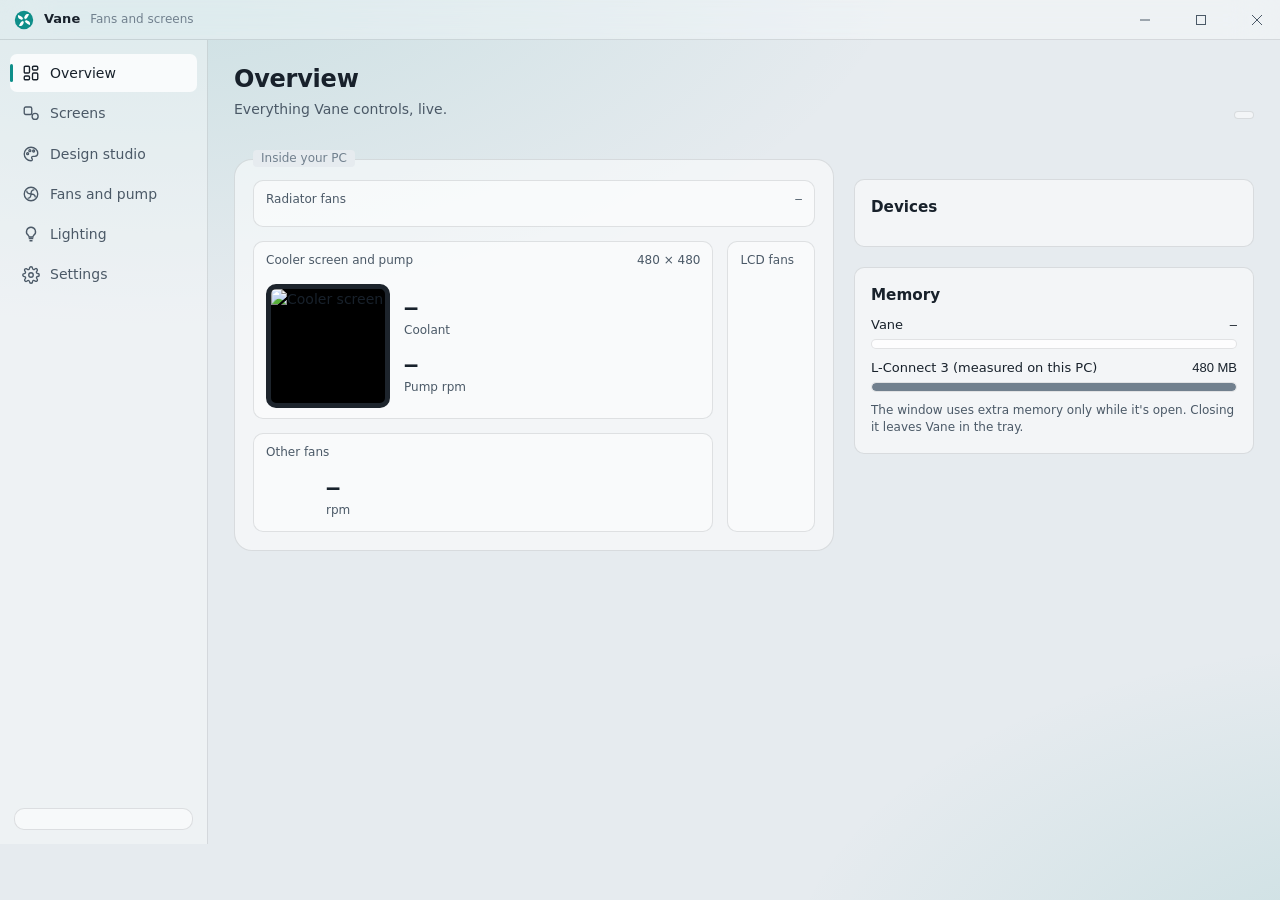
<file: ui/index.html>
<!doctype html>
<html lang="en">
<head>
<meta charset="utf-8">
<meta name="viewport" content="width=device-width, initial-scale=1">
<title>Vane</title>
<link rel="stylesheet" href="app.css">
<script>
  // apply the saved app theme before first paint so the window never flashes the wrong colours
  try { const t = localStorage.getItem("vane.theme"); if (t && t !== "system") document.documentElement.dataset.theme = t; } catch (e) {}
</script>
</head>
<body>
<canvas id="rain" aria-hidden="true"></canvas>

<header class="titlebar" data-tauri-drag-region>
  <svg class="logo" viewBox="0 0 24 24" aria-hidden="true" data-tauri-drag-region>
    <circle cx="12" cy="12" r="11" fill="var(--accent)"/>
    <g fill="var(--on-accent)">
      <path d="M12 12 C12 6 15 4 18 5 C17 8 15 11 12 12Z"/>
      <path d="M12 12 C18 12 20 15 19 18 C16 17 13 15 12 12Z"/>
      <path d="M12 12 C12 18 9 20 6 19 C7 16 9 13 12 12Z"/>
      <path d="M12 12 C6 12 4 9 5 6 C8 7 11 9 12 12Z"/>
    </g>
    <circle cx="12" cy="12" r="2.2" fill="var(--accent)"/>
  </svg>
  <span class="name" data-tauri-drag-region>Vane</span>
  <span class="sub" data-tauri-drag-region>Fans and screens</span>
  <span class="spacer" data-tauri-drag-region></span>
  <button class="winbtn" id="w-min" aria-label="Minimise"><svg width="10" height="10" viewBox="0 0 10 10"><path d="M0 5h10" stroke="currentColor"/></svg></button>
  <button class="winbtn" id="w-max" aria-label="Maximise"><svg width="10" height="10" viewBox="0 0 10 10"><rect x=".5" y=".5" width="9" height="9" fill="none" stroke="currentColor"/></svg></button>
  <button class="winbtn close" id="w-close" aria-label="Close"><svg width="10" height="10" viewBox="0 0 10 10"><path d="M0 0l10 10M10 0L0 10" stroke="currentColor"/></svg></button>
</header>

<div class="body">
  <nav class="side" aria-label="Sections">
    <button class="navbtn" data-page="overview" aria-current="page"><svg viewBox="0 0 24 24" fill="none" stroke="currentColor" stroke-width="1.8"><rect x="3" y="3" width="7" height="9" rx="1.5"/><rect x="14" y="3" width="7" height="5" rx="1.5"/><rect x="14" y="12" width="7" height="9" rx="1.5"/><rect x="3" y="16" width="7" height="5" rx="1.5"/></svg>Overview</button>
    <button class="navbtn" data-page="screens"><svg viewBox="0 0 24 24" fill="none" stroke="currentColor" stroke-width="1.8"><rect x="3" y="4" width="10" height="10" rx="2"/><circle cx="17.5" cy="16.5" r="4"/></svg>Screens</button>
    <button class="navbtn" data-page="studio"><svg viewBox="0 0 24 24" fill="none" stroke="currentColor" stroke-width="1.8"><path d="M12 3a9 9 0 1 0 0 18c1.1 0 1.8-.8 1.8-1.7 0-.5-.2-.9-.5-1.2-.3-.3-.5-.7-.5-1.2 0-1 .8-1.8 1.8-1.8H17a4 4 0 0 0 4-4c0-4.4-4-8.1-9-8.1z"/><circle cx="7.5" cy="11.5" r="1.3"/><circle cx="10.5" cy="7.5" r="1.3"/><circle cx="15.5" cy="8" r="1.3"/></svg>Design studio</button>
    <button class="navbtn" data-page="fans"><svg viewBox="0 0 24 24" fill="none" stroke="currentColor" stroke-width="1.8"><circle cx="12" cy="12" r="9"/><path d="M12 12c0-4 2-6 4.5-5.5M12 12c4 0 6 2 5.5 4.5M12 12c0 4-2 6-4.5 5.5M12 12c-4 0-6-2-5.5-4.5"/></svg>Fans and pump</button>
    <button class="navbtn" data-page="lighting"><svg viewBox="0 0 24 24" fill="none" stroke="currentColor" stroke-width="1.8"><path d="M9 18h6M10 21h4"/><path d="M12 3a6 6 0 0 0-3.5 10.9c.6.5 1 1.2 1 2.1h5c0-.9.4-1.6 1-2.1A6 6 0 0 0 12 3z"/></svg>Lighting</button>
    <button class="navbtn" data-page="settings"><svg viewBox="0 0 24 24" fill="none" stroke="currentColor" stroke-width="1.8"><circle cx="12" cy="12" r="3"/><path d="M19.4 15a1.7 1.7 0 0 0 .3 1.8l.1.1a2 2 0 1 1-2.8 2.8l-.1-.1a1.7 1.7 0 0 0-1.8-.3 1.7 1.7 0 0 0-1 1.5V21a2 2 0 1 1-4 0v-.1a1.7 1.7 0 0 0-1.1-1.5 1.7 1.7 0 0 0-1.8.3l-.1.1a2 2 0 1 1-2.8-2.8l.1-.1a1.7 1.7 0 0 0 .3-1.8 1.7 1.7 0 0 0-1.5-1H3a2 2 0 1 1 0-4h.1a1.7 1.7 0 0 0 1.5-1.1 1.7 1.7 0 0 0-.3-1.8l-.1-.1a2 2 0 1 1 2.8-2.8l.1.1a1.7 1.7 0 0 0 1.8.3H9a1.7 1.7 0 0 0 1-1.5V3a2 2 0 1 1 4 0v.1a1.7 1.7 0 0 0 1 1.5 1.7 1.7 0 0 0 1.8-.3l.1-.1a2 2 0 1 1 2.8 2.8l-.1.1a1.7 1.7 0 0 0-.3 1.8V9a1.7 1.7 0 0 0 1.5 1H21a2 2 0 1 1 0 4h-.1a1.7 1.7 0 0 0-1.5 1z"/></svg>Settings</button>
    <div class="grow"></div>
    <div class="side-status" id="side-status"></div>
  </nav>

  <main id="main">
    <!-- OVERVIEW -->
    <section class="page on" id="p-overview">
      <div class="page-head">
        <div><h2>Overview</h2><p>Everything Vane controls, live.</p></div>
        <span class="chip" id="ov-chip"></span>
      </div>
      <div id="ov-banner"></div>
      <div class="ov-grid">
        <div class="case">
          <span class="case-label">Inside your PC</span>
          <button class="part rad" data-go="fans" data-kind="aio">
            <span class="lbl"><span>Radiator fans</span><span class="num" id="ov-rad-avg">–</span></span>
            <div class="fans" id="ov-rad"></div>
          </button>
          <button class="part pump" data-go="screens" data-screen="cooler">
            <span class="lbl"><span>Cooler screen and pump</span><span>480 × 480</span></span>
            <img class="lcd sq" id="ov-img-cooler" alt="Cooler screen">
            <div style="display:grid;gap:12px">
              <div class="readout"><b id="ov-coolant">–</b><span>Coolant</span></div>
              <div class="readout"><b id="ov-pump">–</b><span>Pump rpm</span></div>
            </div>
          </button>
          <button class="part front" data-go="screens" data-screen="fan">
            <span class="lbl"><span>LCD fans</span><span class="num" id="ov-lcd-avg"></span></span>
            <div class="stack" id="ov-fanscreens"></div>
          </button>
          <button class="part inf" data-go="fans" data-kind="inf" id="ov-inf">
            <span class="lbl"><span id="ov-inf-name">Other fans</span></span>
            <svg class="fanicon" viewBox="0 0 64 64" style="max-width:48px"></svg>
            <div class="readout"><b id="ov-inf-rpm">–</b><span>rpm</span></div>
          </button>
        </div>
        <div style="display:grid;gap:20px">
          <div class="stats" id="ov-stats"></div>
          <div class="box">
            <h3>Devices</h3>
            <div class="devlist" id="ov-devices"></div>
          </div>
          <div class="box memory">
            <h3 style="margin:0">Memory</h3>
            <div class="memrow"><div><span>Vane</span><span class="num" id="mem-vane">–</span></div><div class="bar goal"><i id="mem-vane-bar" style="width:0"></i></div></div>
            <div class="memrow"><div><span>L-Connect 3 (measured on this PC)</span><span class="num">480 MB</span></div><div class="bar"><i style="width:100%"></i></div></div>
            <span class="small muted">The window uses extra memory only while it's open. Closing it leaves Vane in the tray.</span>
          </div>
        </div>
      </div>
    </section>

    <!-- SCREENS -->
    <section class="page" id="p-screens">
      <div class="page-head">
        <div><h2>Screens</h2><p>Pick a screen, choose a design, then move things around if you like.</p></div>
        <div class="actions"><button class="btn" id="scr-identify">Identify screens</button></div>
      </div>
      <div class="pick" id="scr-pick"></div>
      <div class="scr-grid">
        <div class="side">
        <div class="box stage">
          <div class="stage-wrap" id="scr-wrap">
            <img id="scr-stage" class="sq" alt="Live screen">
            <div class="overlay" id="scr-overlay" hidden></div>
          </div>
          <div class="cap" id="scr-cap"></div>
          <div class="row">
            <div class="setrow" style="gap:8px"><button class="switch" role="switch" id="scr-enabled" aria-label="Screen on"></button><span class="small">Screen on</span></div>
          </div>
        </div>
          <div class="box">
            <h3>Look</h3>
            <div style="display:grid;gap:14px">
              <div class="field"><span>Accent colour</span><div class="swatches" id="scr-accent"></div></div>
              <div class="row3">
                <label class="field"><span>Text colour</span><input type="color" id="scr-text"></label>
                <label class="field" id="scr-solid-f"><span>Background colour</span><input type="color" id="scr-solid"></label>
                <div class="field"><span>Clock</span><div class="seg" id="scr-clock"><button data-v="24">24 h</button><button data-v="12">12 h</button></div></div>
              </div>
              <div class="row2">
                <label class="field"><span>Animation speed <b id="scr-speed-v"></b></span><input type="range" id="scr-speed" min="0" max="3" step="0.1"></label>
                <label class="field"><span>Dim background <b id="scr-dim-v"></b></span><input type="range" id="scr-dim" min="0" max="0.8" step="0.05"></label>
              </div>
              <div class="row2">
                <label class="field"><span>Blur background <b id="scr-blur-v"></b></span><input type="range" id="scr-blur" min="0" max="1" step="0.05"></label>
                <div></div>
              </div>
              <div id="scr-face-opts" style="display:grid;gap:14px">
                <div class="row2">
                  <label class="field"><span>Number size <b id="scr-num-v"></b></span><input type="range" id="scr-num" min="0.6" max="1.6" step="0.05"></label>
                  <label class="field"><span>Label size <b id="scr-lbl-v"></b></span><input type="range" id="scr-lbl" min="0.6" max="1.8" step="0.05"></label>
                </div>
                <div class="field"><span>Design colour</span><div class="swatches"><input type="color" id="scr-fcol" aria-label="Design colour"><button class="btn small" id="scr-fcol-reset">Use the design's own</button></div></div>
              </div>
              <div class="field"><span>Behind the numbers</span><div class="seg" id="scr-behind"><button data-v="outline">Dark outline</button><button data-v="plate">Glass plate</button><button data-v="none">Nothing</button></div></div>
            </div>
          </div>
          <div class="box">
            <h3>Screen</h3>
            <div style="display:grid;gap:14px">
              <div class="row2">
                <label class="field"><span>Brightness <b id="scr-bright-v"></b></span><input type="range" id="scr-bright" min="5" max="100" step="5"></label>
                <label class="field"><span>Frames per second</span><select id="scr-fps"><option value="10">10</option><option value="15">15</option><option value="20">20</option><option value="25">25</option><option value="30">30</option></select></label>
              </div>
              <label class="field" id="scr-corner-f"><span>Rounded corners <b id="scr-corner-v"></b></span><input type="range" id="scr-corner" min="0" max="0.5" step="0.01"></label>
              <div class="field"><span>Colour</span><div class="seg" id="scr-grade"><button data-v="natural">As drawn</button><button data-v="vivid">Vivid</button><button data-v="punchy">Extra vivid</button></div></div>
              <div class="row3">
                <label class="field"><span>Contrast <b id="scr-contrast-v"></b></span><input type="range" id="scr-contrast" min="0.7" max="1.6" step="0.02"></label>
                <label class="field"><span>Saturation <b id="scr-sat-v"></b></span><input type="range" id="scr-sat" min="0" max="2" step="0.05"></label>
                <label class="field"><span>Depth <b id="scr-gamma-v"></b></span><input type="range" id="scr-gamma" min="0.7" max="1.6" step="0.05"></label>
              </div>
              <label class="field"><span>Deeper blacks <b id="scr-black-v"></b></span><input type="range" id="scr-black" min="0" max="0.3" step="0.01"></label>
              <p class="small muted" style="margin:-6px 0 0">The fan screens have one backlight behind the whole panel, so black still glows a little. Deeper blacks turns dark greys into pure black, and a lower brightness makes black darker.</p>
              <div class="field"><span>Rotation</span><div class="seg" id="scr-rot"><button data-v="0">0°</button><button data-v="90">90°</button><button data-v="180">180°</button><button data-v="270">270°</button></div></div>
              <div class="setrow" id="scr-link-row"><div class="t"><b>Same look on all LCD fans</b><span>Design, background, look, colour, brightness and rotation go to all three. Each fan keeps its own layout and readings.</span></div><button class="switch" role="switch" id="scr-link"></button></div>
            </div>
          </div>
          <div class="box">
            <h3>Warnings <span class="muted">On every screen and design</span></h3>
            <div style="display:grid;gap:14px">
              <p class="small muted" style="margin:0">At the medium step a number turns yellow and pulses. At the high step it flashes red. FPS warns when it drops; the others warn when they climb.</p>
              <div id="alert-rules" style="display:grid;gap:12px"></div>
              <div class="field"><span>What flashes</span><div class="seg" id="alert-style"><button data-v="text">Only the number</button><button data-v="screen">The whole screen</button></div></div>
              <div class="setrow"><div class="t"><b>Green while fine</b><span>Shows these readings in green until they reach the medium step.</span></div><button class="switch" role="switch" id="alert-green"></button></div>
            </div>
          </div>
        </div>
        <div class="opts">
          <div class="box">
            <h3>Designs <span class="muted">Shown with your live readings</span></h3>
            <div class="designs" id="scr-designs"></div>
            <div class="inline-name" style="margin-top:12px"><input type="text" id="scr-theme-name" placeholder="Name for this design" maxlength="32"><button class="btn" id="scr-save-theme">Save as my design</button></div>
            <div class="addrow" style="margin-top:10px"><button class="btn small" id="scr-open-studio">Edit this design in Design studio</button></div>
          </div>
          <div class="box">
            <div class="box-head"><h3>Layout</h3><button class="btn small" id="scr-edit-layout">Edit layout</button></div>
            <div id="scr-layout-box"></div>
          </div>
          <div class="box">
            <h3>Background</h3>
            <div class="bgs" id="scr-bgs"></div>
            <div id="scr-lianli"></div>
          </div>
        </div>
      </div>
    </section>

    <!-- DESIGN STUDIO -->
    <section class="page" id="p-studio">
      <div class="page-head">
        <div><h2>Design studio</h2><p>Start from any design or a blank screen, add gauges and readings, then save it, use it or share it as a zip.</p></div>
        <div class="actions"><button class="btn" id="st-import">Import design (.zip)</button></div>
      </div>
      <div class="scr-grid">
        <div class="side">
          <div class="box stage st-stage">
            <div class="seg" id="st-shape"><button data-v="sq">Cooler (square)</button><button data-v="rd">LCD fan (round)</button></div>
            <div class="stage-wrap" id="st-wrap">
              <img id="st-stage" class="sq" alt="Preview of the design">
              <div class="overlay" id="st-overlay"></div>
            </div>
            <div class="cap" id="st-cap">Drag the parts to move them. Click one to change it.</div>
          </div>
          <div class="box">
            <h3>Save and use</h3>
            <div style="display:grid;gap:12px">
              <div class="inline-name"><input type="text" id="st-name" placeholder="Name for this design" maxlength="32"><button class="btn primary" id="st-save">Save as my design</button></div>
              <div class="inline-name"><select id="st-target" aria-label="Screen to use it on"></select><button class="btn" id="st-use">Use it now</button></div>
              <div class="addrow"><button class="btn small" id="st-export">Export as zip</button></div>
            </div>
          </div>
          <div class="box">
            <h3>My designs</h3>
            <div id="st-mine" class="witems"></div>
          </div>
        </div>
        <div class="opts">
          <div class="box">
            <h3>Start from <span class="muted">Built-in designs can be changed here and saved as your own</span></h3>
            <div class="designs" id="st-from"></div>
          </div>
          <div class="box">
            <h3>Base</h3>
            <div id="st-base" style="display:grid;gap:14px"></div>
          </div>
          <div class="box" id="st-read-box">
            <h3>Readings <span class="muted">What the design itself shows</span></h3>
            <div id="st-read" class="slots"></div>
          </div>
          <div class="box" id="st-pieces-box">
            <div class="box-head"><h3>Design pieces <span class="muted">Drag them on the preview, resize or hide them</span></h3><button class="btn small" id="st-pieces-reset">Put all back</button></div>
            <div id="st-pieces" class="pieces"></div>
          </div>
          <div class="box">
            <h3>Parts <span class="muted">Gauges, numbers and text on top</span></h3>
            <div id="st-parts"></div>
          </div>
        </div>
      </div>
    </section>

    <!-- FANS -->
    <section class="page" id="p-fans">
      <div class="page-head">
        <div><h2>Fans and pump</h2><p>Each wireless group follows a temperature, or runs at a fixed speed.</p></div>
      </div>
      <div id="fan-banner"></div>
      <div class="fan-grid">
        <div class="groups" id="fan-groups"></div>
        <div class="box" id="fan-editor"></div>
      </div>
    </section>

    <!-- LIGHTING -->
    <section class="page" id="p-lighting">
      <div class="page-head">
        <div><h2>Lighting</h2><p>Effects for the wireless fans and pump, and through OpenRGB for the motherboard, memory and graphics card.</p></div>
        <div class="actions"><button class="btn" id="lt-all">Use on every group</button></div>
      </div>
      <div id="lt-banner"></div>
      <div class="fan-grid">
        <div style="display:grid;gap:16px;align-content:start">
          <div class="groups" id="lt-groups"></div>
          <div class="box">
            <h3>Share the fans with OpenRGB</h3>
            <div class="src" style="margin-bottom:10px"><span class="dot" id="orgb-dot"></span><span id="orgb-state">–</span></div>
            <ol class="steps small muted">
              <li>Open OpenRGB and go to the <b>SDK Client</b> tab.</li>
              <li>Type IP <b>127.0.0.1</b> and port <b id="orgb-port">6743</b>, then click <b>Connect</b>.</li>
              <li>The fans and pump appear as devices. Colours you set there switch that group to <b>OpenRGB</b> here.</li>
            </ol>
            <div class="setrow" style="margin-top:10px"><div class="t"><b>Let OpenRGB control the lights</b><span>Only programs on this PC can connect. Changes apply when Vane next starts.</span></div><button class="switch" role="switch" id="orgb-on"></button></div>
          </div>
        </div>
        <div class="box" id="lt-editor"></div>
      </div>
    </section>

    <!-- SETTINGS -->
    <section class="page" id="p-settings">
      <div class="page-head"><div><h2>Settings</h2><p>How Vane starts, looks and reads your sensors.</p></div></div>
      <div class="set-grid">
        <div style="display:grid;gap:20px">
          <div class="box">
            <h3>App</h3>
            <div class="set-list">
              <div class="set"><div class="t"><b>Theme</b><span>Matrix turns the window green on black.</span></div><div class="seg" id="set-theme"><button data-v="system">System</button><button data-v="light">Light</button><button data-v="dark">Dark</button><button data-v="matrix">Matrix</button></div></div>
              <div class="set"><div class="t"><b>Start with Windows</b><span>Opens in the tray when you sign in.</span></div><button class="switch" role="switch" id="set-auto"></button></div>
              <div class="set"><div class="t"><b>Closing the window keeps Vane in the tray</b><span>Turn off to quit Vane with the close button.</span></div><button class="switch" role="switch" id="set-tray"></button></div>
              <div class="set"><div class="t"><b>Screens on</b><span>Turn every screen off without quitting.</span></div><button class="switch" role="switch" id="set-screens"></button></div>
              <div class="set"><div class="t"><b>Keep MSI Afterburner running</b><span>Starts them again if they were closed. CPU temperature comes from Afterburner.</span></div><button class="switch" role="switch" id="set-ab"></button></div>
            </div>
          </div>
          <div class="box">
            <h3>L-Connect 3</h3>
            <div class="set-list">
              <div class="set"><div class="t"><b id="lc-state">–</b><span id="lc-sub">Only one app can talk to the screens and fans at a time.</span></div><button class="btn" id="lc-btn">–</button></div>
            </div>
          </div>
          <div class="box">
            <h3>About</h3>
            <p class="small muted" style="margin:0" id="about"></p>
          </div>
        </div>
        <div class="box">
          <h3>Sensor sources</h3>
          <div class="srcs" id="set-sources"></div>
          <div class="tip" id="set-tip"></div>
          <details style="margin-top:12px"><summary class="small muted" style="cursor:pointer">Every reading Vane can see</summary><div class="allsensors" id="set-all"></div></details>
        </div>
      </div>
    </section>
  </main>
</div>
<div class="toast" id="toast" role="status"></div>
<script src="app.js"></script>
<script src="studio.js"></script>
</body>
</html>
</file>
<file: ui/app.css>
/* Vane window. One token set per app theme; every surface reads the tokens and stays translucent. */
:root {
  --bg: #e6ebef;
  --bg-wash: rgba(15, 143, 138, 0.14);
  --ink: #18212b;
  --ink-2: #4b5967;
  --ink-3: #71808e;
  --line: rgba(24, 33, 43, 0.12);
  --surface: rgba(255, 255, 255, 0.5);
  --surface-hi: rgba(255, 255, 255, 0.78);
  --chrome: rgba(255, 255, 255, 0.34);
  --menu: rgba(244, 247, 249, 0.92);
  --accent: #0f8f8a;
  --accent-soft: rgba(15, 143, 138, 0.13);
  --on-accent: #ffffff;
  --ok: #24895a;
  --warn: #b8740f;
  --hot: #c63d33;
  --bezel: #1d242c;
  --shadow: 0 18px 50px rgba(30, 45, 60, 0.16);
  --font-ui: "Segoe UI Variable Text", "Segoe UI Variable", "Segoe UI", system-ui, sans-serif;
  --font-num: "Bahnschrift", "Segoe UI", sans-serif;
  --r-box: 10px;
  --r-ctl: 7px;
  color-scheme: light;
}
@media (prefers-color-scheme: dark) {
  :root:not([data-theme="light"]):not([data-theme="matrix"]) {
    --bg: #141a20; --bg-wash: rgba(44, 196, 188, 0.12); --ink: #e5ebf0; --ink-2: #9aa8b5; --ink-3: #6f7d8a;
    --line: rgba(229, 235, 240, 0.1); --surface: rgba(255, 255, 255, 0.045); --surface-hi: rgba(255, 255, 255, 0.085);
    --chrome: rgba(255, 255, 255, 0.025); --menu: rgba(28, 35, 42, 0.94); --accent: #2cc4bc; --accent-soft: rgba(44, 196, 188, 0.14);
    --on-accent: #06211f; --ok: #4cc27f; --warn: #eea53c; --hot: #f06257; --bezel: #070a0d; --shadow: 0 18px 50px rgba(0, 0, 0, 0.45);
    color-scheme: dark;
  }
}
:root[data-theme="dark"] {
  --bg: #141a20; --bg-wash: rgba(44, 196, 188, 0.12); --ink: #e5ebf0; --ink-2: #9aa8b5; --ink-3: #6f7d8a;
  --line: rgba(229, 235, 240, 0.1); --surface: rgba(255, 255, 255, 0.045); --surface-hi: rgba(255, 255, 255, 0.085);
  --chrome: rgba(255, 255, 255, 0.025); --menu: rgba(28, 35, 42, 0.94); --accent: #2cc4bc; --accent-soft: rgba(44, 196, 188, 0.14);
  --on-accent: #06211f; --ok: #4cc27f; --warn: #eea53c; --hot: #f06257; --bezel: #070a0d; --shadow: 0 18px 50px rgba(0, 0, 0, 0.45);
  color-scheme: dark;
}
/* Matrix: green phosphor on black, the same translucent surfaces tinted green */
:root[data-theme="matrix"] {
  --bg: #010603; --bg-wash: rgba(0, 255, 106, 0.07); --ink: #c4ffd8; --ink-2: #6fd796; --ink-3: #3f9460;
  --line: rgba(0, 255, 106, 0.16); --surface: rgba(0, 255, 106, 0.035); --surface-hi: rgba(0, 255, 106, 0.08);
  --chrome: rgba(0, 0, 0, 0.35); --menu: rgba(2, 16, 8, 0.95); --accent: #00ff6a; --accent-soft: rgba(0, 255, 106, 0.12);
  --on-accent: #001a0b; --ok: #00ff6a; --warn: #d8ff4f; --hot: #ff5a4f; --bezel: #000; --shadow: 0 18px 50px rgba(0, 0, 0, 0.6);
  --font-num: "Cascadia Mono", "Consolas", monospace;
  color-scheme: dark;
}

* { box-sizing: border-box; }
html, body { height: 100%; margin: 0; overflow: hidden; }
body {
  background: var(--bg);
  background-image: radial-gradient(1100px 600px at 12% -10%, var(--bg-wash), transparent 70%),
                    radial-gradient(900px 500px at 110% 110%, var(--bg-wash), transparent 70%);
  color: var(--ink);
  font-family: var(--font-ui);
  font-size: 14px;
  line-height: 1.45;
  display: grid;
  grid-template-rows: 40px minmax(0, 1fr);
  user-select: none;
}
#rain { position: fixed; inset: 0; width: 100%; height: 100%; pointer-events: none; opacity: 0; z-index: -1; }
:root[data-theme="matrix"] #rain { opacity: 0.22; }
button, input, select { font: inherit; color: inherit; }
button { cursor: pointer; }
input[type="text"], input[type="number"] { user-select: text; }
:focus-visible { outline: 2px solid var(--accent); outline-offset: 2px; }
.num { font-family: var(--font-num); font-variant-numeric: tabular-nums; }
[hidden] { display: none !important; }

/* Title bar: same chrome as the top of the window so the two read as one band */
.titlebar { display: flex; align-items: center; gap: 10px; padding-left: 14px; border-bottom: 1px solid var(--line); background: var(--chrome); backdrop-filter: blur(24px) saturate(1.2); }
.titlebar .name { font-weight: 600; font-size: 13px; }
.titlebar .sub { color: var(--ink-3); font-size: 12px; }
.titlebar .spacer { flex: 1; align-self: stretch; }
.winbtn { width: 46px; height: 40px; border: 0; background: transparent; display: grid; place-items: center; color: var(--ink-2); }
.winbtn:hover { background: var(--surface-hi); }
.winbtn.close:hover { background: var(--hot); color: #fff; }
.logo { width: 20px; height: 20px; flex: none; }

.body { display: grid; grid-template-columns: 208px minmax(0, 1fr); min-height: 0; }
nav.side { border-right: 1px solid var(--line); padding: 14px 10px; display: flex; flex-direction: column; gap: 2px; background: var(--chrome); }
.navbtn { display: flex; align-items: center; gap: 10px; border: 0; background: transparent; text-align: left; padding: 9px 12px; border-radius: var(--r-ctl); color: var(--ink-2); font-weight: 500; position: relative; }
.navbtn svg { width: 18px; height: 18px; flex: none; }
.navbtn:hover { background: var(--surface); color: var(--ink); }
.navbtn[aria-current="page"] { background: var(--surface-hi); color: var(--ink); }
.navbtn[aria-current="page"]::before { content: ""; position: absolute; left: 0; top: 10px; bottom: 10px; width: 3px; border-radius: 3px; background: var(--accent); }
.side .grow { flex: 1; }
.side-status { margin: 8px 4px 0; padding: 10px 12px; border-radius: var(--r-box); border: 1px solid var(--line); background: var(--surface); font-size: 12px; color: var(--ink-2); display: grid; gap: 4px; }
.dot { display: inline-block; width: 7px; height: 7px; border-radius: 50%; background: var(--ok); margin-right: 6px; vertical-align: 1px; flex: none; }
.dot.warn { background: var(--warn); }
.dot.hot { background: var(--hot); }
.dot.off { background: var(--ink-3); }

main { padding: 22px 26px 30px; min-width: 0; overflow-y: auto; }
.page { display: none; gap: 20px; max-width: 1240px; }
.page.on { display: grid; }
.page-head { display: flex; flex-wrap: wrap; align-items: end; justify-content: space-between; gap: 10px 20px; }
.page-head h2 { margin: 0; font-size: 1.5rem; font-weight: 600; letter-spacing: -0.01em; }
.page-head p { margin: 2px 0 0; color: var(--ink-2); }

.box { border: 1px solid var(--line); background: var(--surface); border-radius: var(--r-box); padding: 16px; min-width: 0; }
.box h3 { margin: 0 0 12px; font-size: 0.95rem; font-weight: 600; }
.box h3 .muted { font-weight: 400; font-size: 12px; margin-left: 6px; }
.muted { color: var(--ink-2); }
.small { font-size: 12px; }
.banner { display: flex; gap: 12px; align-items: center; justify-content: space-between; flex-wrap: wrap; border: 1px solid var(--line); border-left: 3px solid var(--warn); background: var(--surface); border-radius: var(--r-box); padding: 12px 16px; }
.banner.bad { border-left-color: var(--hot); }
.banner p { margin: 0; }

/* Controls */
.btn { border: 1px solid var(--line); background: var(--surface-hi); padding: 7px 14px; border-radius: var(--r-ctl); font-weight: 500; white-space: nowrap; }
.btn:hover { border-color: var(--accent); }
.btn.primary { background: var(--accent); color: var(--on-accent); border-color: transparent; }
.btn.primary:hover { filter: brightness(1.07); }
.btn.small { padding: 4px 10px; font-size: 12px; }
.seg { display: inline-flex; flex-wrap: wrap; gap: 2px; padding: 3px; border-radius: 9px; border: 1px solid var(--line); background: var(--surface); }
.seg button { border: 0; background: transparent; padding: 5px 12px; border-radius: 6px; color: var(--ink-2); font-weight: 500; }
.seg button[aria-pressed="true"] { background: var(--surface-hi); color: var(--ink); box-shadow: 0 1px 2px rgba(0,0,0,.12); }
.field { display: grid; gap: 6px; min-width: 0; }
.field > span { font-size: 12px; color: var(--ink-2); font-weight: 500; display: flex; justify-content: space-between; gap: 8px; }
.field > span b { font-weight: 500; color: var(--ink); font-family: var(--font-num); }
select, input[type="text"], input[type="number"] { border: 1px solid var(--line); background: var(--surface-hi); border-radius: var(--r-ctl); padding: 6px 10px; min-width: 0; width: 100%; }
select option, select optgroup { background: var(--menu); color: var(--ink); }
input[type="range"] { accent-color: var(--accent); width: 100%; }
input[type="color"] { width: 28px; height: 28px; border-radius: 50%; border: 2px solid var(--line); padding: 0; background: none; cursor: pointer; }
input[type="color"]::-webkit-color-swatch-wrapper { padding: 0; }
input[type="color"]::-webkit-color-swatch { border: 0; border-radius: 50%; }
.switch { position: relative; width: 40px; height: 22px; border-radius: 11px; border: 1px solid var(--line); background: var(--surface-hi); flex: none; padding: 0; }
.switch::after { content: ""; position: absolute; top: 3px; left: 3px; width: 14px; height: 14px; border-radius: 50%; background: var(--ink-3); transition: transform .15s, background .15s; }
.switch[aria-checked="true"] { background: var(--accent); border-color: transparent; }
.switch[aria-checked="true"]::after { transform: translateX(18px); background: var(--on-accent); }
.chip { display: inline-flex; align-items: center; gap: 2px; font-size: 12px; font-weight: 500; padding: 3px 9px; border-radius: 999px; border: 1px solid var(--line); background: var(--surface); white-space: nowrap; }
.chip.ok { color: var(--ok); } .chip.warn { color: var(--warn); } .chip.hot { color: var(--hot); }

/* Overview */
.ov-grid { display: grid; grid-template-columns: minmax(0, 1.5fr) minmax(0, 1fr); gap: 20px; align-items: start; }
.case { position: relative; border: 1.5px solid var(--line); border-radius: 18px; padding: 20px 18px 18px; display: grid; gap: 14px; grid-template-columns: minmax(0, 1fr) auto; grid-template-areas: "rad rad" "pump front" "inf front"; background: var(--surface); }
.case-label { position: absolute; top: -10px; left: 18px; padding: 0 8px; background: var(--bg); font-size: 12px; color: var(--ink-3); border-radius: 4px; }
.part { border: 1px solid var(--line); border-radius: var(--r-box); background: var(--surface); padding: 10px 12px; display: grid; gap: 8px; text-align: left; transition: border-color .15s; min-width: 0; }
.part:hover { border-color: var(--accent); }
.part .lbl { font-size: 12px; color: var(--ink-2); font-weight: 500; display: flex; justify-content: space-between; gap: 8px; }
.part .lbl span:last-child { white-space: nowrap; }
.rad { grid-area: rad; }
.rad .fans { display: grid; grid-template-columns: repeat(3, 1fr); gap: 10px; }
.fanicon { aspect-ratio: 1; max-width: 64px; width: 100%; margin: 0 auto; display: block; color: var(--ink-2); }
.fanicon .blades { transform-origin: 50% 50%; animation: spin linear infinite; animation-duration: 0s; }
@keyframes spin { to { transform: rotate(360deg); } }
.fan-rpm { text-align: center; font-size: 13px; }
.pump { grid-area: pump; grid-template-columns: auto minmax(0, 1fr); align-items: center; gap: 14px; }
.pump .lbl { grid-column: 1 / -1; }
.front { grid-area: front; align-content: start; }
.front .stack { display: grid; gap: 10px; justify-items: center; }
.inf { grid-area: inf; grid-template-columns: auto 1fr; align-items: center; gap: 12px; }
.inf .lbl { grid-column: 1 / -1; }
.lcd { display: block; background: #000; border: 5px solid var(--bezel); object-fit: cover; }
.lcd.sq { width: 124px; height: 124px; border-radius: 10px; }
.lcd.rd { width: 92px; height: 92px; border-radius: 50%; }
.lcd.off { opacity: .35; }
.readout { display: grid; gap: 2px; }
.readout b { font-family: var(--font-num); font-weight: 600; font-size: 1.6rem; line-height: 1; font-variant-numeric: tabular-nums; white-space: nowrap; }
.readout span { font-size: 12px; color: var(--ink-2); }

.stats { display: grid; grid-template-columns: repeat(2, minmax(0, 1fr)); gap: 12px; }
.stat { border: 1px solid var(--line); border-radius: var(--r-box); background: var(--surface); padding: 12px 14px; display: grid; gap: 4px; min-width: 0; }
.stat .k { font-size: 12px; color: var(--ink-2); font-weight: 500; }
.stat .v { font-family: var(--font-num); font-size: 1.9rem; font-weight: 600; line-height: 1; font-variant-numeric: tabular-nums; white-space: nowrap; }
.stat .v small { font-size: 0.95rem; color: var(--ink-2); font-weight: 500; margin-left: 3px; }
.stat .v.none { color: var(--ink-3); font-size: 1.3rem; }
.stat svg { width: 100%; height: 26px; display: block; }
.stat svg polyline { fill: none; stroke: var(--accent); stroke-width: 1.6; vector-effect: non-scaling-stroke; }
.heat-warm { color: var(--warn); } .heat-hot { color: var(--hot); }

.devlist { display: grid; }
.dev { display: grid; grid-template-columns: minmax(0, 1fr) auto; gap: 2px 12px; padding: 10px 0; border-top: 1px solid var(--line); align-items: center; }
.dev:first-child { border-top: 0; padding-top: 0; }
.dev .n { font-weight: 500; }
.dev .id { font-size: 12px; color: var(--ink-3); font-variant-numeric: tabular-nums; overflow: hidden; text-overflow: ellipsis; white-space: nowrap; }
.dev .chip { grid-row: 1 / 3; grid-column: 2; }
.memory { display: grid; gap: 10px; }
.bar { height: 10px; border-radius: 5px; background: var(--surface-hi); border: 1px solid var(--line); overflow: hidden; }
.bar i { display: block; height: 100%; background: var(--ink-3); border-radius: 5px; transition: width .4s; }
.bar.goal i { background: var(--accent); }
.memrow { display: grid; gap: 4px; }
.memrow div:first-child { display: flex; justify-content: space-between; font-size: 13px; }

/* Screens */
.scr-grid { display: grid; grid-template-columns: minmax(0, 0.9fr) minmax(0, 1.1fr); gap: 20px; align-items: start; }
.pick { display: flex; flex-wrap: wrap; gap: 8px; }
.pickbtn { display: flex; align-items: center; gap: 10px; border: 1px solid var(--line); background: var(--surface); border-radius: var(--r-box); padding: 8px 12px 8px 8px; text-align: left; }
.pickbtn img { width: 40px; height: 40px; background: #000; border: 2px solid var(--bezel); object-fit: cover; }
.pickbtn.sq img { border-radius: 6px; } .pickbtn.rd img { border-radius: 50%; }
.pickbtn b { display: block; font-weight: 600; font-size: 13px; }
.pickbtn span { font-size: 12px; color: var(--ink-2); }
.pickbtn[aria-pressed="true"] { border-color: var(--accent); background: var(--accent-soft); }
.stage { display: grid; place-items: center; gap: 12px; padding: 22px 16px; }
/* preview, Look and Screen stay in view while the designs and backgrounds scroll past */
.side { display: grid; gap: 16px; position: sticky; top: 0; max-height: calc(100vh - 96px); overflow-y: auto; overscroll-behavior: contain; scrollbar-width: thin; padding-right: 2px; }
/* the preview stays pinned while Look and Screen scroll under it, so changes can be watched */
.side > .stage { position: sticky; top: 0; z-index: 2; backdrop-filter: blur(22px) saturate(1.2); -webkit-backdrop-filter: blur(22px) saturate(1.2); padding: 16px; gap: 8px; }
.side > .stage .stage-wrap, .side > .stage img { width: min(250px, 100%); }
.stage img { width: min(300px, 100%); aspect-ratio: 1; border: 10px solid var(--bezel); background: #000; box-shadow: 0 10px 30px rgba(0,0,0,.25); object-fit: cover; }
.stage img.sq { border-radius: 18px; } .stage img.rd { border-radius: 50%; }
.stage .cap { font-size: 12px; color: var(--ink-3); text-align: center; }
.stage .row { display: flex; gap: 8px; flex-wrap: wrap; justify-content: center; }
.opts { display: grid; gap: 16px; }
.row2 { display: grid; grid-template-columns: repeat(2, minmax(0, 1fr)); gap: 14px; }
.row3 { display: grid; grid-template-columns: repeat(3, minmax(0, 1fr)); gap: 14px; }
.box-head { display: flex; align-items: center; justify-content: space-between; gap: 10px; margin-bottom: 12px; }
.box-head h3 { margin: 0; }
/* Designs and backgrounds: real rendered pictures, round for fan screens */
.designs, .bgs { display: grid; grid-template-columns: repeat(auto-fill, minmax(112px, 1fr)); gap: 10px; }
.bgs { grid-template-columns: repeat(auto-fill, minmax(84px, 1fr)); }
.design, .bg { border: 1px solid var(--line); background: var(--surface); border-radius: var(--r-box); padding: 8px; text-align: center; display: grid; gap: 6px; justify-items: center; position: relative; min-width: 0; }
.design img, .design .ph, .bg img, .bg .ph { width: 100%; aspect-ratio: 1; display: block; background: #000; object-fit: cover; }
.sq .design img, .sq .design .ph, .sq .bg img, .sq .bg .ph { border-radius: 8px; }
.rd .design img, .rd .design .ph, .rd .bg img, .rd .bg .ph { border-radius: 50%; }
.ph { background: linear-gradient(135deg, var(--surface-hi), var(--surface)) !important; }
.ph.pic { display: grid !important; place-items: center; font-style: normal; font-size: 11px; color: var(--ink-2); padding: 8px; overflow: hidden; word-break: break-all; }
.design b, .bg b { font-size: 12px; font-weight: 600; overflow: hidden; text-overflow: ellipsis; white-space: nowrap; max-width: 100%; }
.bg b { font-weight: 500; }
.design:hover, .bg:hover { border-color: var(--accent); }
.design[aria-pressed="true"], .bg[aria-pressed="true"] { border-color: var(--accent); background: var(--accent-soft); }
.design .del { position: absolute; top: 4px; right: 4px; width: 22px; height: 22px; border-radius: 50%; background: var(--menu); color: var(--ink-2); font-size: 13px; line-height: 1; display: none; }
.design:hover .del, .design:focus-within .del { display: grid; place-items: center; }
.bgs.vids { margin-top: 2px; }
.linkish { border: 0; background: none; padding: 0; color: var(--accent); font-weight: 500; font-size: 12px; text-align: left; }
.linkish:hover { text-decoration: underline; }
.stat .v.linkish { font-family: var(--font-ui); font-size: 0.95rem; }
/* Layout editor */
.stage-wrap { position: relative; width: min(300px, 100%); }
.stage-wrap img { width: 100%; }
.overlay { position: absolute; inset: 10px; }
.stage-wrap.rd .overlay { border-radius: 50%; }
.wbox { position: absolute; border: 1.5px dashed rgba(255, 255, 255, 0.55); border-radius: 6px; cursor: grab; touch-action: none; display: flex; align-items: flex-start; justify-content: flex-start; }
.wbox span { font-size: 10px; background: rgba(0, 0, 0, 0.6); color: #fff; padding: 1px 5px; border-radius: 4px 0 4px 0; pointer-events: none; }
.wbox.on { border: 2px solid var(--accent); background: color-mix(in srgb, var(--accent) 14%, transparent); }
.wbox:active { cursor: grabbing; }
.witems { display: grid; gap: 6px; }
.witem { display: flex; justify-content: space-between; gap: 10px; border: 1px solid var(--line); background: var(--surface); border-radius: var(--r-ctl); padding: 7px 10px; text-align: left; font-size: 13px; min-width: 0; }
.witem span:first-child { overflow: hidden; text-overflow: ellipsis; white-space: nowrap; }
.witem .val { font-family: var(--font-num); color: var(--ink-2); font-size: 12px; white-space: nowrap; }
.witem[aria-pressed="true"] { border-color: var(--accent); background: var(--accent-soft); }
.wed { display: grid; gap: 12px; margin: 14px 0; padding: 14px; border: 1px solid var(--line); border-radius: var(--r-box); background: var(--surface); }
.addrow { display: flex; flex-wrap: wrap; gap: 6px; }
#w-color-custom.on { outline: 2px solid var(--accent); outline-offset: 2px; }
/* Lighting */
.group .ring { grid-row: 1 / 3; grid-column: 2; width: 34px; height: 34px; border-radius: 50%; -webkit-mask: radial-gradient(circle, transparent 9px, #000 10px); mask: radial-gradient(circle, transparent 9px, #000 10px); }
.ltview { border: 1px solid var(--line); border-radius: var(--r-box); background: rgba(0, 0, 0, 0.28); }
.ltview canvas { width: 100%; height: auto; display: block; }
.effects { display: grid; grid-template-columns: repeat(auto-fill, minmax(118px, 1fr)); gap: 6px; }
.effect { border: 1px solid var(--line); background: var(--surface); border-radius: var(--r-ctl); padding: 8px 10px; text-align: left; font-weight: 500; font-size: 13px; }
.effect:hover { border-color: var(--accent); }
.effect[aria-pressed="true"] { border-color: var(--accent); background: var(--accent-soft); }
.lc { position: relative; display: inline-flex; }
.lc .x { position: absolute; top: -6px; right: -6px; width: 16px; height: 16px; border-radius: 50%; border: 0; background: var(--menu); color: var(--ink-2); font-size: 11px; line-height: 1; padding: 0; display: grid; place-items: center; }
.sw.sm { width: 20px; height: 20px; }
.steps { margin: 0; padding-left: 20px; display: grid; gap: 4px; }
.steps b { color: var(--ink); font-weight: 600; }
.slots { display: grid; gap: 8px; }
.slotrow { display: grid; grid-template-columns: 22px minmax(0, 1fr) auto; gap: 8px; align-items: center; }
.slotrow .n { font-size: 12px; color: var(--ink-3); font-family: var(--font-num); text-align: right; }
.slotrow .val { font-size: 12px; color: var(--ink-2); font-family: var(--font-num); min-width: 64px; text-align: right; }
.swatches { display: flex; flex-wrap: wrap; gap: 8px; align-items: center; }
.sw { width: 28px; height: 28px; border-radius: 50%; border: 2px solid var(--line); padding: 0; }
.sw[aria-pressed="true"] { outline: 2px solid var(--accent); outline-offset: 2px; }
.setrow { display: flex; align-items: center; justify-content: space-between; gap: 12px; }
.setrow .t b { display: block; font-weight: 500; }
.setrow .t span { font-size: 12px; color: var(--ink-2); }
.actions { display: flex; flex-wrap: wrap; gap: 10px; justify-content: flex-end; align-items: center; }
.inline-name { display: flex; gap: 8px; }

/* Fans */
.fan-grid { display: grid; grid-template-columns: minmax(0, 0.8fr) minmax(0, 1.2fr); gap: 20px; align-items: start; }
.groups { display: grid; gap: 10px; }
.group { border: 1px solid var(--line); background: var(--surface); border-radius: var(--r-box); padding: 12px 14px; text-align: left; display: grid; grid-template-columns: minmax(0, 1fr) auto; gap: 2px 10px; align-items: center; }
.group[aria-pressed="true"] { border-color: var(--accent); background: var(--accent-soft); }
.group b { font-weight: 600; }
.group .sub { font-size: 12px; color: var(--ink-2); }
.group .rpm { grid-row: 1 / 3; grid-column: 2; text-align: right; font-family: var(--font-num); font-size: 1.4rem; font-weight: 600; font-variant-numeric: tabular-nums; line-height: 1.05; }
.group .rpm small { display: block; font-family: var(--font-ui); font-size: 11px; color: var(--ink-2); font-weight: 500; }
svg.curve { width: 100%; height: auto; display: block; touch-action: none; }
.curve .grid line { stroke: var(--line); }
.curve .axis text { fill: var(--ink-3); font-size: 11px; font-family: var(--font-ui); }
.curve .area { fill: var(--accent-soft); }
.curve .ln { fill: none; stroke: var(--accent); stroke-width: 2.5; }
.curve .pt { fill: var(--surface-hi); stroke: var(--accent); stroke-width: 2.5; cursor: grab; }
.curve .pt:hover { stroke-width: 4; }
.curve .now line { stroke: var(--warn); stroke-dasharray: 4 4; stroke-width: 1.5; }
.curve .now text { fill: var(--warn); font-size: 11px; font-weight: 600; font-family: var(--font-ui); }
.curve .now circle { fill: var(--warn); }
.curve-foot { display: flex; flex-wrap: wrap; gap: 10px 22px; margin-top: 10px; font-size: 13px; }
.curve-foot b { font-family: var(--font-num); font-size: 1.15rem; font-variant-numeric: tabular-nums; }
.fanrows { display: grid; grid-template-columns: repeat(auto-fill, minmax(120px, 1fr)); gap: 8px; }
.fanrow { border: 1px solid var(--line); border-radius: var(--r-ctl); padding: 8px 10px; background: var(--surface); }
.fanrow b { font-family: var(--font-num); font-size: 1.1rem; display: block; }
.fanrow span { font-size: 12px; color: var(--ink-2); }
.empty { padding: 26px 10px; text-align: center; color: var(--ink-2); }

/* Settings */
.set-grid { display: grid; grid-template-columns: repeat(2, minmax(0, 1fr)); gap: 20px; align-items: start; }
.set-list { display: grid; }
.set { display: flex; flex-wrap: wrap; align-items: center; justify-content: space-between; gap: 10px 16px; padding: 14px 0; border-top: 1px solid var(--line); }
.set .seg { flex-wrap: nowrap; }
.set:first-child { border-top: 0; padding-top: 0; }
.set .t b { display: block; font-weight: 500; }
.set .t span { font-size: 12px; color: var(--ink-2); }
.srcs { display: grid; gap: 8px; margin-bottom: 12px; }
.src { display: flex; align-items: center; gap: 8px; font-size: 13px; }
.src .nm { white-space: nowrap; }
.src .muted { margin-left: auto; font-size: 12px; text-align: right; }
.tip { border: 1px solid var(--line); border-radius: var(--r-ctl); background: var(--surface); padding: 10px 12px; font-size: 13px; color: var(--ink-2); }
.tip ol { margin: 6px 0 0; padding-left: 20px; }
.tip b { color: var(--ink); font-weight: 600; }
.allsensors { max-height: 280px; overflow: auto; font-size: 12px; border-top: 1px solid var(--line); margin-top: 12px; padding-top: 8px; user-select: text; }
.allsensors div { display: flex; justify-content: space-between; gap: 10px; padding: 2px 0; }
.allsensors h4 { margin: 8px 0 2px; font-size: 12px; color: var(--ink); }
.allsensors span:last-child { font-family: var(--font-num); color: var(--ink-2); white-space: nowrap; }

.toast { position: fixed; left: 50%; bottom: 24px; transform: translate(-50%, 20px); opacity: 0; pointer-events: none; background: var(--ink); color: var(--bg); padding: 9px 16px; border-radius: 8px; font-weight: 500; font-size: 13px; transition: opacity .2s, transform .2s; z-index: 20; }
.toast.on { opacity: 1; transform: translate(-50%, 0); }

@media (max-width: 1040px) {
  .ov-grid, .scr-grid, .fan-grid, .set-grid { grid-template-columns: minmax(0, 1fr); }
  .stage, .side { position: static; max-height: none; overflow: visible; }
}
@media (prefers-reduced-motion: reduce) {
  .fanicon .blades { animation: none !important; }
  .toast, .switch::after, .bar i { transition: none; }
}

/* warnings */
.alert-rule { display: grid; gap: 8px; padding-top: 10px; border-top: 1px solid var(--line); }
.alert-rule:first-child { border-top: 0; padding-top: 0; }
.alert-rule .row2 { display: grid; grid-template-columns: 1fr 1fr; gap: 10px; }
.alert-rule[data-off="true"] .row2 { opacity: .45; }
.alert-dot { display: inline-block; width: 8px; height: 8px; border-radius: 50%; margin-right: 6px; vertical-align: 1px; }
.alert-dot.y { background: #ffcc00; } .alert-dot.r { background: #ff3b30; }

/* design studio: a larger live preview, the shape switch above it */
#p-studio .side > .stage .stage-wrap, #p-studio .side > .stage img { width: min(320px, 100%); }
#p-studio .inline-name select { flex: 1; min-width: 0; }
#st-mine .witem .addrow .btn { padding-inline: 10px; }

/* design studio: one row per piece of a full-screen design */
.pieces { display: grid; gap: 6px; }
.prow { display: grid; grid-template-columns: minmax(0, 1fr) minmax(90px, 140px) 44px auto 52px; gap: 10px; align-items: center; padding: 6px 8px 6px 10px; border: 1px solid var(--line); border-radius: var(--r-ctl); background: var(--surface); }
.prow[aria-current="true"] { border-color: var(--accent); background: var(--accent-soft); }
.prow .pname { border: 0; background: transparent; color: var(--ink); text-align: left; font-size: 13px; padding: 0; overflow: hidden; text-overflow: ellipsis; white-space: nowrap; }
.prow.off .pname { color: var(--ink-3); }
.prow .pv { font-family: var(--font-num); font-size: 12px; color: var(--ink-2); text-align: right; }
.prow .linkish { justify-self: end; font-size: 12px; }
.wbox.piece { border-style: dotted; border-color: rgba(255, 255, 255, 0.6); box-shadow: inset 0 0 0 1px rgba(0, 0, 0, 0.28); }
.wbox.piece.off { opacity: 0.45; }
.wbox.piece span { background: rgba(0, 0, 0, 0.45); }
/* piece names only on the chosen piece or under the pointer, so the design stays visible */
.wbox.piece span { display: none; }
.wbox.piece.on span, .wbox.piece:hover span, .wbox.piece:focus-visible span { display: block; }
.wbox.piece.on { z-index: 1; }
</file>
